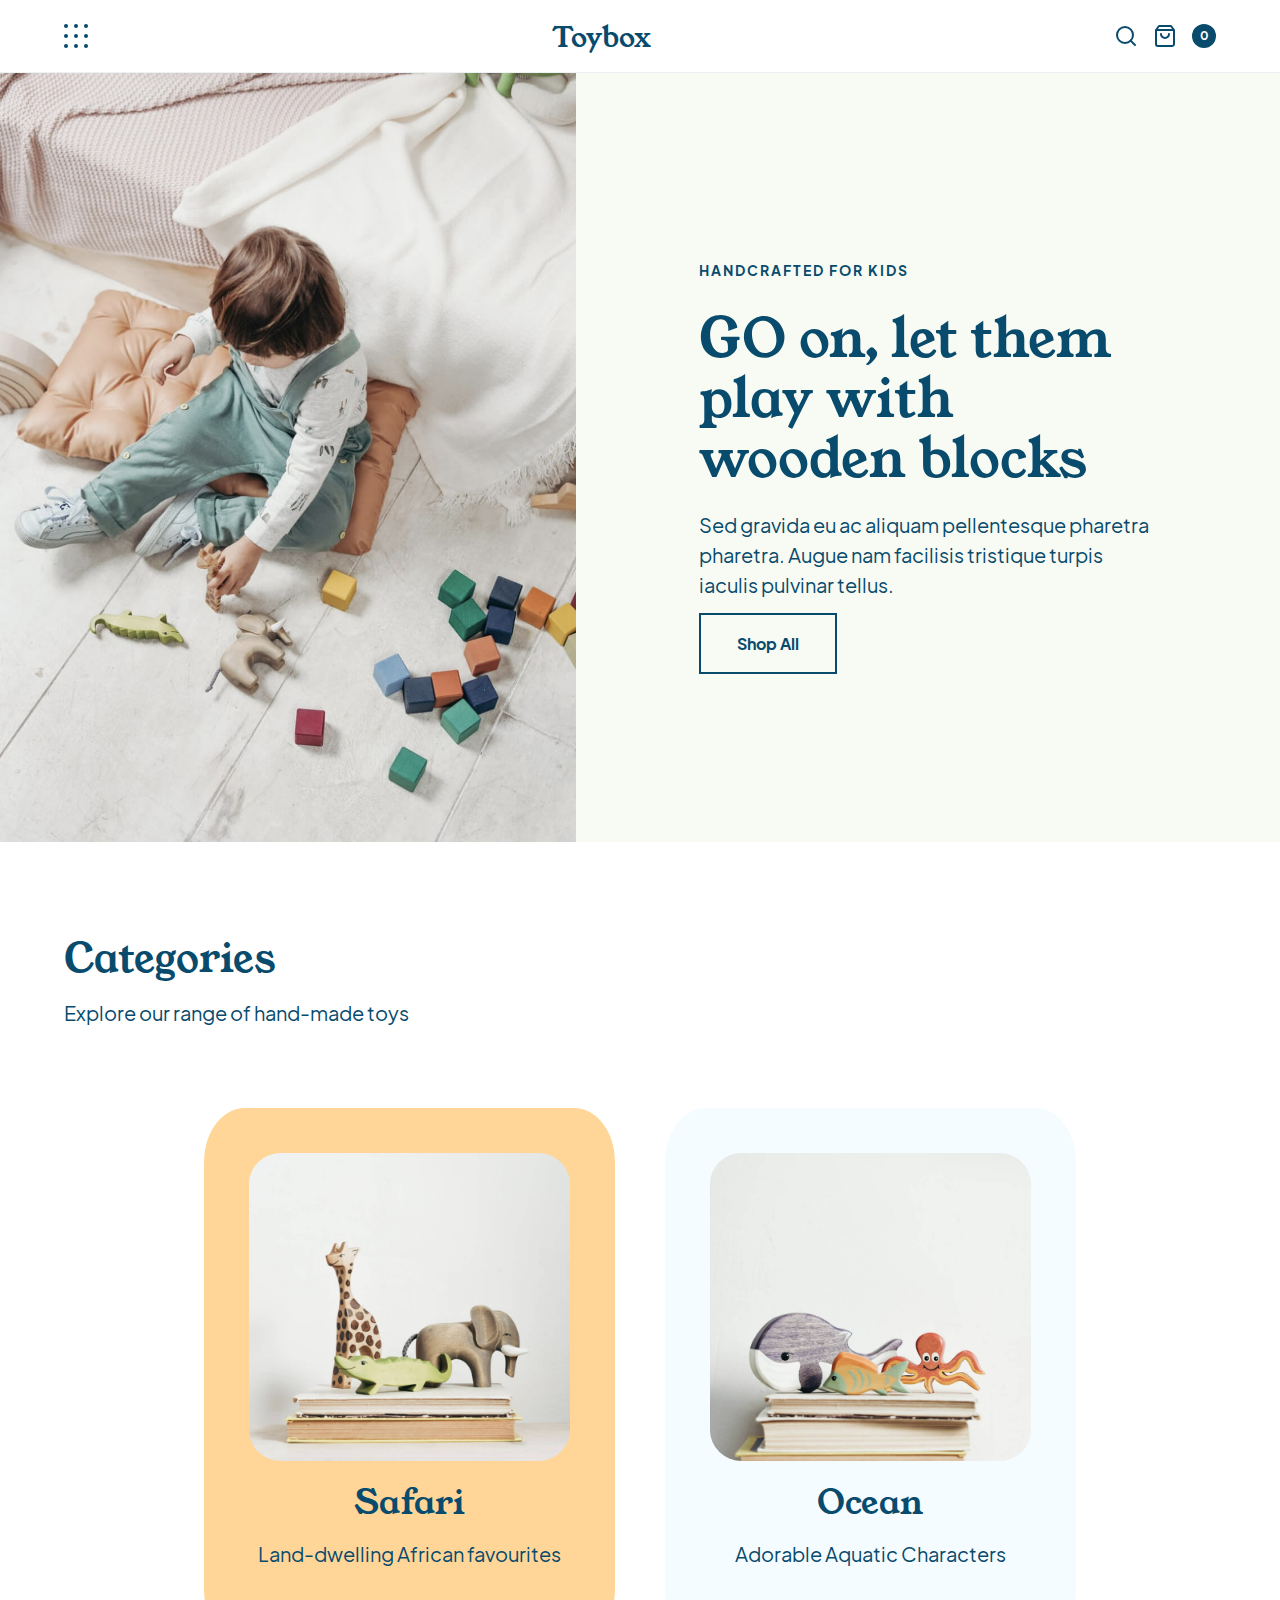
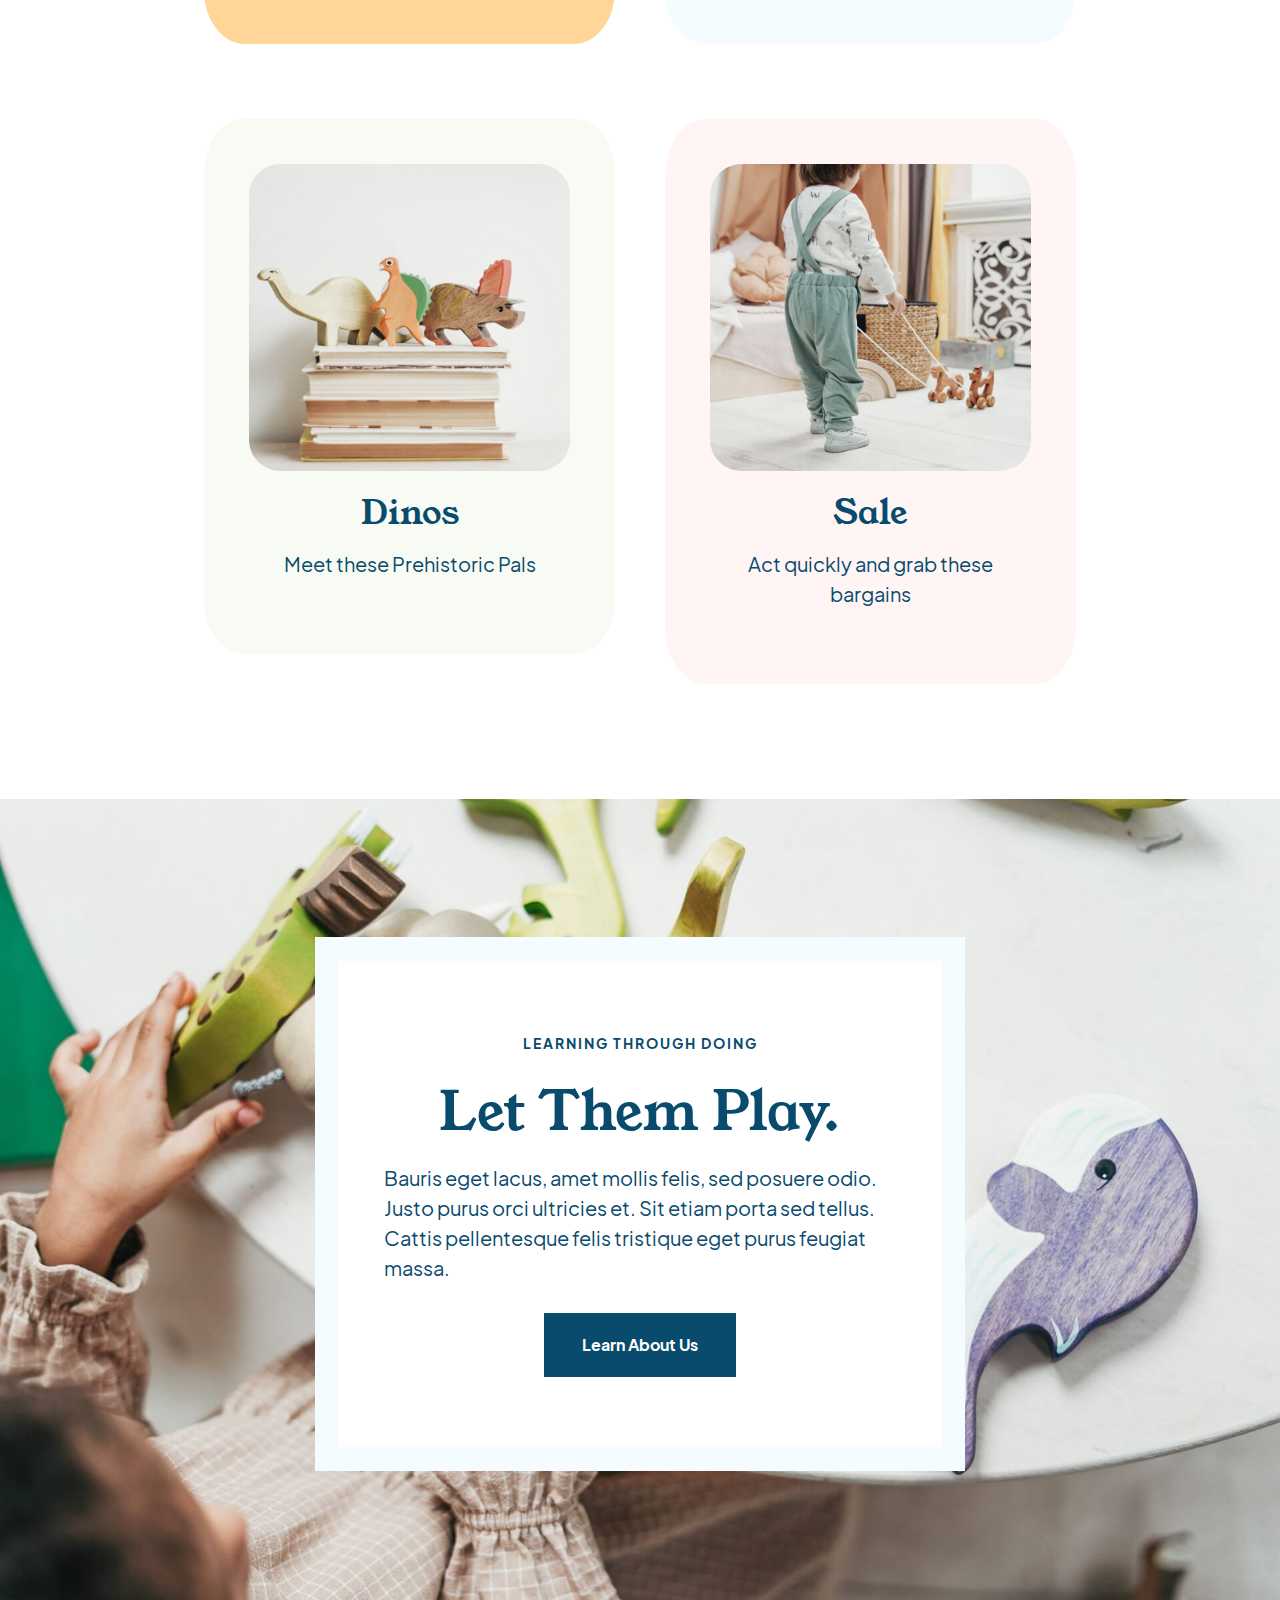
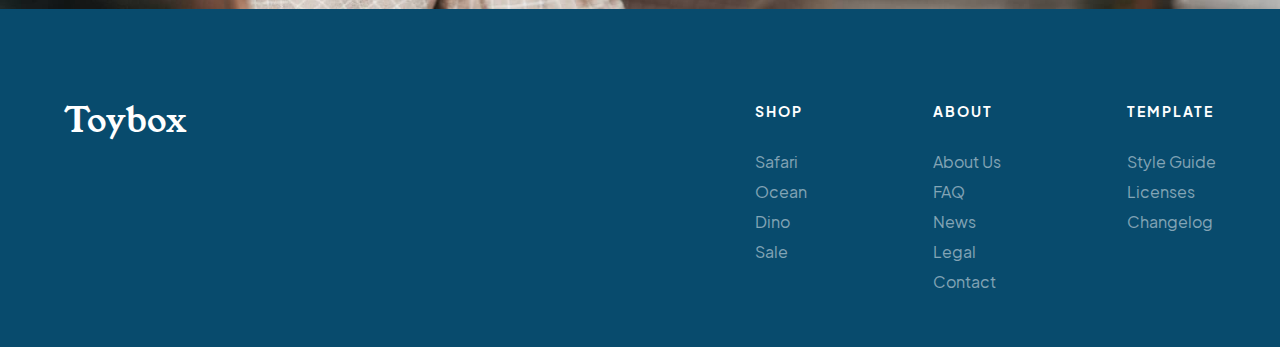
<file: index.html>
<!DOCTYPE html>
<html lang="en">
<head>
	<meta charset="UTF-8">
	<meta http-equiv="X-UA-Compatible" content="IE=edge">
	<meta name="viewport" content="width=device-width, initial-scale=1.0">
	<title>STARTER - Toybox Homepage</title>
	<link rel="stylesheet" href="./styles/styles.css">
</head>
<body>
<!-- Our SkipLink -->
	<a href="#mainContent" class="skipLink">Skip to main content.</a>

    <!-- Our Nav -->
	<nav class="navBar">
		<!-- A wrapper to contain our content -->
		<div class="wrapper">
			<!-- Nav menu button -->
			<button class="menuIcon">
				<img src="./assets/menu-button.svg" alt="Button to open our nav" class="menuIcon">
			</button>

			<!-- Home button/logo -->
			<a href="./index.html" class="logo">
				<h1>Toybox</h1>
			</a>

			<!-- Search/cart/counter area -->
			<div class="searchCart">
				<!-- Search -->
				<button class="menuIcon">
					<img src="./assets/search.svg" alt="Search icon" class="searchIcon">
				</button>

				<!-- Bag/cart -->
				<a href="#" class="bag">
					<img src="./assets/shop-bag.svg" alt="shopping bag icon" class="bagIcon">
				</a>

				<!-- Counter -->
				<div class="counter">
					<p class="smallCopy">0</p>
				</div><!-- .counter END -->
			</div><!-- .searchCart END -->
		</div><!-- .wrapper END -->

		<!-- We need to add the content for our slide out nav -->
		<div class="slideOutNav">
			<!-- our menu close button -->
			<div class="buttonContainer">
				<!-- we are making this div .buttonContainer so we can flex it and position our button to the right -->
				<button>
					<img src="./assets/menu-close.svg" alt="CLose Button for our slide out nav">
				</button>
			</div>
			<!-- our ul to hold our menu items -->
			<ul class="mainMenu">
				<li><a href="#">Shop</a></li>
				<li><a href="#">About</a></li>
				<li><a href="#">FAQ</a></li>
				<li><a href="#">NEWS</a></li>
				<li><a href="./contact.html">Contact</a></li>
			</ul>
		</div>

	</nav>

	<!-- Header -->
	<header>
		<div class="wrapper headerImgContainer">
			<img src="./assets/header-image.jpg" alt="A toddler playing with wooden blocks">
		</div>
		<div class="wrapper headerContent">
			<div class="contentContainer">
				<h5>Handcrafted for kids</h5>
				<h3>GO on, let them play with wooden blocks</h3>
				<p>Sed gravida eu ac aliquam pellentesque pharetra pharetra. Augue nam facilisis tristique turpis iaculis pulvinar tellus.</p>
				<a href="#" class="button">Shop All</a>
			</div>
		</div>
	</header>

	<!-- Our main content area -->
	<main id="mainContent">
		<!-- Categories section -->
		<section class="categories" id="categories">
			<div class="wrapper">
				<h2>Categories</h2>
				<p>Explore our range of hand-made toys</p>

				<!-- Our gallery -->
				<ul class="categoryGallery">
					<li class="items item1">
						<a href="#">
							<img src="./assets/safari-trio.jpg" alt="hand carved safari animal toys">
							<h4>Safari</h4>
							<p>Land-dwelling African favourites</p>
						</a>
					</li>
					<li class="items item2">
						<a href="">
							<img src="./assets/ocean-trio.jpg" alt="A collection of ocean-themed animal toys">
							<h4>Ocean</h4>
							<p>Adorable Aquatic Characters</p>
						</a>
					</li>
					<li class="items item3">
						<a href="">
							<img src="./assets/dino-trio.jpg" alt="Hand-carved dinosaur toys for kids">
							<h4>Dinos</h4>
							<p>Meet these Prehistoric Pals</p>
						</a>
					</li>
					<li class="items item4">
						<a href="">
							<img src="./assets/sale.jpg" alt="A toddler pulling two wooden animals on wheels">
							<h4>Sale</h4>
							<p>Act quickly and grab these bargains</p>
						</a>
					</li>
				</ul>
			</div>
		</section>

		<!-- Let them play section -->
		<section class="play" id="play">
			<div class="wrapper playContainer">
				<h5>Learning Through Doing</h5>
				<h3>Let Them Play.</h3>
				<p>Bauris eget lacus, amet mollis felis, sed posuere odio. Justo purus orci ultricies et. Sit etiam porta sed tellus. Cattis pellentesque felis tristique eget purus feugiat massa.</p>
				<a href="#" class="solid">Learn About Us</a>
			</div>
		</section>

	</main>

	<!-- footer section -->
	<footer class="footer" id="footer">
		<div class="wrapper">
			<div class="footerFlex">
				<!-- flex item 1 - logo -->
				<a href="./index.html" class="logo">
					<h4>Toybox</h4>
				</a>

				<!-- flex item 2 - footer menu -->
				<nav class="footerNav">
					<!-- list 1 - shop -->
					<ul class="footerShop">
						<li>
							<h5>SHOP</h5>
						</li>
						<li>
							<a href="#">Safari</a>
						</li>
						<li>
							<a href="#">Ocean</a>
						</li>
						<li>
							<a href="#">Dino</a>
						</li>
						<li>
							<a href="#">Sale</a>
						</li>
					</ul>
					<!-- list 2 - about -->
					<ul class="footerAbout">
						<li>
							<h5>ABOUT</h5>
						</li>
						<li>
							<a href="#">About Us</a>
						</li>
						<li>
							<a href="#">FAQ</a>
						</li>
						<li>
							<a href="#">News</a>
						</li>
						<li>
							<a href="#">Legal</a>
						</li>
						<li>
							<a href="./contact.html">Contact</a>
						</li>
					</ul>
					<!-- list 3 - template -->
					<ul class="footerTemplate">
						<li>
							<h5>TEMPLATE</h5>
						</li>
						<li>
							<a href="#">Style Guide</a>
						</li>
						<li>
							<a href="#">Licenses</a>
						</li>
						<li>
							<a href="#">Changelog</a>
						</li>
					</ul>
				</nav>

			</div>
		</div>
	</footer>


</body>
</html>
</file>
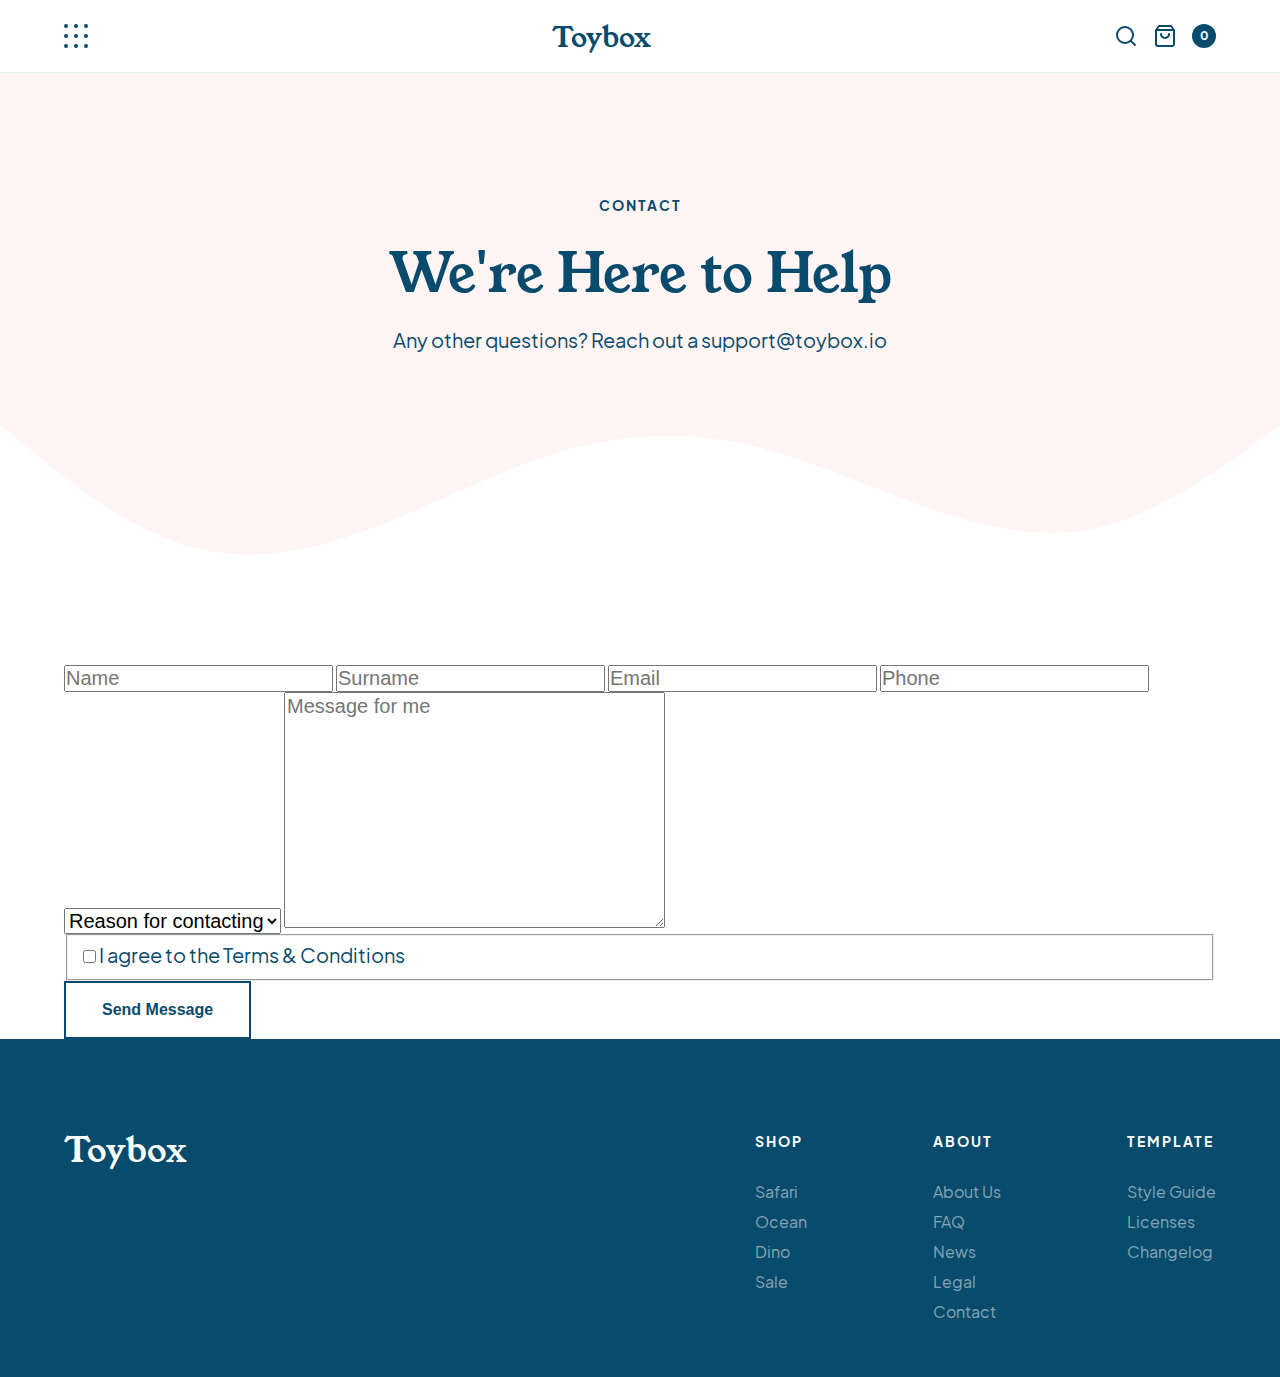
<file: contact.html>
<!DOCTYPE html>
<html lang="en">
<head>
    <meta charset="UTF-8">
    <meta http-equiv="X-UA-Compatible" content="IE=edge">
    <meta name="viewport" content="width=device-width, initial-scale=1.0">
    <title>Contact Page</title>
    <link rel="stylesheet" href="./styles/styles.css">
</head>
<body>
    <a href="#mainContent" class="skipLink">Skip to main content.</a>
    
    <!-- Our Nav -->
    <nav class="navBar">
        <!-- A wrapper to contain our content -->
        <div class="wrapper">
            <!-- Nav menu button -->
            <button class="menuIcon">
                <img src="./assets/menu-button.svg" alt="Button to open our nav" class="menuIcon">
            </button>
    
            <!-- Home button/logo -->
            <a href="./index.html" class="logo">
                <h1>Toybox</h1>
            </a>
    
            <!-- Search/cart/counter area -->
            <div class="searchCart">
                <!-- Search -->
                <button class="menuIcon">
                    <img src="./assets/search.svg" alt="Search icon" class="searchIcon">
                </button>
    
                <!-- Bag/cart -->
                <a href="#" class="bag">
                    <img src="./assets/shop-bag.svg" alt="shopping bag icon" class="bagIcon">
                </a>
    
                <!-- Counter -->
                <div class="counter">
                    <p class="smallCopy">0</p>
                </div><!-- .counter END -->
            </div><!-- .searchCart END -->
        </div><!-- .wrapper END -->
    
        <!-- We need to add the content for our slide out nav -->
        <div class="slideOutNav">
            <!-- our menu close button -->
            <div class="buttonContainer">
                <!-- we are making this div .buttonContainer so we can flex it and position our button to the right -->
                <button>
                    <img src="./assets/menu-close.svg" alt="CLose Button for our slide out nav">
                </button>
            </div>
            <!-- our ul to hold our menu items -->
            <ul class="mainMenu">
                <li><a href="#">Shop</a></li>
                <li><a href="#">About</a></li>
                <li><a href="#">FAQ</a></li>
                <li><a href="#">NEWS</a></li>
                <li><a href="./contact.html">Contact</a></li>
            </ul>
        </div>
    
    </nav>

    <header class="contactHeader">
        <div class="wrapper">
            <h5>Contact</h5>
            <h3>We're Here to Help</h3>
            <p>Any other questions? Reach out a <a href="mailto:support@toybox.io">support@toybox.io</a></p>
        </div>
    </header>

    <main class="contact" id="mainContent">
        <div class="wrapper">
            <form action="" class="contactForm" name="contactForm">
                <label for="name" class="sr-only">Name</label>
                <input type="text" id="name" placeholder="Name">

                <label for="surname" class="sr-only">Surname</label>
                <input type="text" id="surname" placeholder="Surname">
                
                <label for="email" class="sr-only">Email</label>
                <input type="email" id="email" placeholder="Email">
                
                <label for="phone" class="sr-only">Phone</label>
                <input type="tel" id="phone" placeholder="Phone">

                <select name="reason" id="reason">
                    <option value="initial" disabled selected>Reason for contacting</option>
                    <option value="refund">Refund request</option>
                    <option value="status">Status update</option>
                    <option value="praise">Praise</option>
                    <option value="complaint">General concerns</option>
                </select>

                <label for="message" class="sr-only">Message for me</label>
                <textarea name="message" id="message" cols="30" rows="10" placeholder="Message for me"></textarea>

                <fieldset>
                    <input type="checkbox" id="terms">
                    <label for="terms">I agree to the Terms & Conditions</label>
                </fieldset>

                <button type="submit">Send Message</button>
            </form>
        </div>
    </main>

        <!-- footer section -->
    <footer class="footer" id="footer">
        <div class="wrapper">
            <div class="footerFlex">
                <!-- flex item 1 - logo -->
                <a href="./index.html" class="logo">
                    <h4>Toybox</h4>
                </a>
    
                <!-- flex item 2 - footer menu -->
                <nav class="footerNav">
                    <!-- list 1 - shop -->
                    <ul class="footerShop">
                        <li>
                            <h5>SHOP</h5>
                        </li>
                        <li>
                            <a href="#">Safari</a>
                        </li>
                        <li>
                            <a href="#">Ocean</a>
                        </li>
                        <li>
                            <a href="#">Dino</a>
                        </li>
                        <li>
                            <a href="#">Sale</a>
                        </li>
                    </ul>
                    <!-- list 2 - about -->
                    <ul class="footerAbout">
                        <li>
                            <h5>ABOUT</h5>
                        </li>
                        <li>
                            <a href="#">About Us</a>
                        </li>
                        <li>
                            <a href="#">FAQ</a>
                        </li>
                        <li>
                            <a href="#">News</a>
                        </li>
                        <li>
                            <a href="#">Legal</a>
                        </li>
                        <li>
                            <a href="./contact.html">Contact</a>
                        </li>
                    </ul>
                    <!-- list 3 - template -->
                    <ul class="footerTemplate">
                        <li>
                            <h5>TEMPLATE</h5>
                        </li>
                        <li>
                            <a href="#">Style Guide</a>
                        </li>
                        <li>
                            <a href="#">Licenses</a>
                        </li>
                        <li>
                            <a href="#">Changelog</a>
                        </li>
                    </ul>
                </nav>
    
            </div>
        </div>
    </footer>
</body>
</html>
</file>
<file: styles/styles.css>
html {
  line-height: 1.15;
  -ms-text-size-adjust: 100%;
  -webkit-text-size-adjust: 100%;
}

body {
  margin: 0;
}

article, aside, footer, header, nav, section {
  display: block;
}

h1 {
  font-size: 2em;
  margin: 0.67em 0;
}

figcaption, figure, main {
  display: block;
}

figure {
  margin: 1em 40px;
}

hr {
  -webkit-box-sizing: content-box;
          box-sizing: content-box;
  height: 0;
  overflow: visible;
}

pre {
  font-family: monospace, monospace;
  font-size: 1em;
}

a {
  background-color: transparent;
  -webkit-text-decoration-skip: objects;
}

abbr[title] {
  border-bottom: none;
  text-decoration: underline;
  -webkit-text-decoration: underline dotted;
          text-decoration: underline dotted;
}

b, strong {
  font-weight: inherit;
}

b, strong {
  font-weight: bolder;
}

code, kbd, samp {
  font-family: monospace, monospace;
  font-size: 1em;
}

dfn {
  font-style: italic;
}

mark {
  background-color: #ff0;
  color: #000;
}

small {
  font-size: 80%;
}

sub, sup {
  font-size: 75%;
  line-height: 0;
  position: relative;
  vertical-align: baseline;
}

sub {
  bottom: -0.25em;
}

sup {
  top: -0.5em;
}

audio, video {
  display: inline-block;
}

audio:not([controls]) {
  display: none;
  height: 0;
}

img {
  border-style: none;
}

svg:not(:root) {
  overflow: hidden;
}

button, input, optgroup, select, textarea {
  font-family: sans-serif;
  font-size: 100%;
  line-height: 1.15;
  margin: 0;
}

button, input {
  overflow: visible;
}

button, select {
  text-transform: none;
}

button, html [type=button], [type=reset], [type=submit] {
  -webkit-appearance: button;
}

button::-moz-focus-inner, [type=button]::-moz-focus-inner, [type=reset]::-moz-focus-inner, [type=submit]::-moz-focus-inner {
  border-style: none;
  padding: 0;
}

button:-moz-focusring, [type=button]:-moz-focusring, [type=reset]:-moz-focusring, [type=submit]:-moz-focusring {
  outline: 1px dotted ButtonText;
}

fieldset {
  padding: 0.35em 0.75em 0.625em;
}

legend {
  -webkit-box-sizing: border-box;
          box-sizing: border-box;
  color: inherit;
  display: table;
  max-width: 100%;
  padding: 0;
  white-space: normal;
}

progress {
  display: inline-block;
  vertical-align: baseline;
}

textarea {
  overflow: auto;
}

[type=checkbox], [type=radio] {
  -webkit-box-sizing: border-box;
          box-sizing: border-box;
  padding: 0;
}

[type=number]::-webkit-inner-spin-button, [type=number]::-webkit-outer-spin-button {
  height: auto;
}

[type=search] {
  -webkit-appearance: textfield;
  outline-offset: -2px;
}

[type=search]::-webkit-search-cancel-button, [type=search]::-webkit-search-decoration {
  -webkit-appearance: none;
}

::-webkit-file-upload-button {
  -webkit-appearance: button;
  font: inherit;
}

details, menu {
  display: block;
}

summary {
  display: list-item;
}

canvas {
  display: inline-block;
}

template {
  display: none;
}

[hidden] {
  display: none;
}

html {
  -webkit-box-sizing: border-box;
          box-sizing: border-box;
}

*, *:before, *:after {
  -webkit-box-sizing: inherit;
          box-sizing: inherit;
}

.sr-only {
  position: absolute;
  width: 1px;
  height: 1px;
  margin: -1px;
  border: 0;
  padding: 0;
  white-space: nowrap;
  -webkit-clip-path: inset(100%);
          clip-path: inset(100%);
  clip: rect(0 0 0 0);
  overflow: hidden;
}

img {
  max-width: 100%;
  display: block;
}

/* site fonts */
/* site colours */
/* site fonts */
/* site colours */
@font-face {
  font-family: "Jakarta Sans";
  src: url("../fonts/PlusJakarta_Sans-2.5/webfonts/PlusJakartaSans-Regular.woff"), url("../fonts/PlusJakarta_Sans-2.5/static/PlusJakartaSans-Regular.ttf"), url("../fonts/PlusJakarta_Sans-2.5/webfonts/PlusJakartaSans-Regular.woff2");
  font-weight: normal;
}
@font-face {
  font-family: "Jakarta Sans";
  src: url("../fonts/PlusJakarta_Sans-2.5/webfonts/PlusJakartaSans-Bold.woff"), url("../fonts/PlusJakarta_Sans-2.5/webfonts/PlusJakartaSans-Bold.woff2"), url("../fonts/PlusJakarta_Sans-2.5/static/PlusJakartaSans-Bold.ttf");
  font-weight: bold;
}
@font-face {
  font-family: "Young Serif";
  src: url("../fonts/youngserif/YoungSerif-Regular.otf");
}
html {
  font-size: 125%;
}

body {
  font-family: "Jakarta Sans";
  color: #084b6d;
  font-size: 1rem;
}

h1,
h2,
h3,
h4,
blockquote {
  font-family: "Young Serif";
  margin: 0;
}

h1 {
  font-size: 1.4rem;
}

h2 {
  font-size: 2rem;
  line-height: 2.4rem;
  margin-bottom: 18px;
}

h3 {
  font-size: 2.7rem;
  line-height: 3rem;
  margin-bottom: 24px;
}

h4 {
  font-size: 1.7rem;
  line-height: 2rem;
  margin-bottom: 18px;
}

h5 {
  font-size: 0.7rem;
  font-weight: bold;
  line-height: 1.2rem;
  letter-spacing: 0.1rem;
  text-transform: uppercase;
  margin: 0 0 24px 0;
}

p {
  line-height: 1.5rem;
  margin: 0 0 30px 0;
}
p.smallCopy {
  font-size: 0.6rem;
  line-height: 1.2rem;
  font-weight: bold;
  margin: 0;
}

ul, li, a, input {
  padding: 0;
  margin: 0;
}

ul {
  list-style: none;
}

a {
  text-decoration: none;
  color: inherit;
  cursor: pointer;
  -webkit-transition: 0.3s;
  transition: 0.3s;
}

/* site fonts */
/* site colours */
.wrapper {
  width: 90%;
  max-width: 1260px;
  margin: 0 auto;
}

button {
  color: #084b6d;
  background-color: transparent;
  padding: 18px 36px;
  border: 2px solid #084b6d;
  font-size: 0.8rem;
  font-weight: bold;
  line-height: 1.2 rem;
  text-align: center;
  cursor: pointer;
  -webkit-transition: 0.3s;
  transition: 0.3s;
}
button:hover {
  background-color: #084b6d;
  color: #fff;
}
button:focus {
  background-color: #084b6d;
  color: #fff;
}
button.secondary {
  background-color: transparent;
  border-color: #fff;
  color: #fff;
  padding: 8px 12px;
}
button.secondary:hover {
  background-color: #fff;
  color: #084b6d;
}
button.secondary:focus {
  background-color: #fff;
  color: #084b6d;
}
button.solid {
  color: #fff;
  background-color: #084b6d;
}
button.solid:hover {
  color: #084b6d;
  background-color: #fff;
}
button.solid:focus {
  color: #084b6d;
  background-color: #fff;
}
button.menuIcon {
  border: none;
  padding: 0;
  display: inherit;
}
button.menuIcon:hover {
  background-color: transparent;
}
button.menuIcon:focus {
  background-color: transparent;
}

a.button {
  color: #084b6d;
  background-color: transparent;
  padding: 18px 36px;
  border: 2px solid #084b6d;
  font-size: 0.8rem;
  font-weight: bold;
  line-height: 1.2rem;
  text-align: center;
  -webkit-transform: 0.3s;
          transform: 0.3s;
}
a.button:hover {
  background-color: #084b6d;
  color: #fff;
}
a.button:focus {
  background-color: #084b6d;
  color: #fff;
}
a.solid {
  color: #fff;
  background-color: #084b6d;
  padding: 18px 36px;
  border: 2px solid #084b6d;
  font-size: 0.8rem;
  font-weight: bold;
  line-height: 1.2rem;
  text-align: center;
}
a.solid:hover {
  color: #084b6d;
  background-color: #fff;
}
a.solid:focus {
  color: #084b6d;
  background-color: #fff;
}

.skipLink {
  font-size: 1rem;
  padding: 10px;
  background-color: #fff;
  color: #084b6d;
  position: absolute;
  top: 0;
  z-index: 999;
  text-align: center;
  width: 100%;
  left: -100%;
}
.skipLink:focus {
  left: 0;
}

.navBar {
  position: sticky;
  top: 0;
  z-index: 10;
  border-bottom: 1px solid rgba(8, 75, 109, 0.08);
  background-color: #fff;
}
.navBar .wrapper {
  display: -webkit-box;
  display: -ms-flexbox;
  display: flex;
  -webkit-box-pack: justify;
      -ms-flex-pack: justify;
          justify-content: space-between;
  -webkit-box-align: center;
      -ms-flex-align: center;
          align-items: center;
  padding: 20px 0;
}

.searchCart {
  display: -webkit-box;
  display: -ms-flexbox;
  display: flex;
  gap: 15px;
}

.counter p {
  background-color: #084b6d;
  color: white;
  width: 24px;
  height: 24px;
  border-radius: 50%;
  text-align: center;
}

.slideOutNav {
  height: 100vh;
  z-index: 20;
  background-color: #084b6d;
  color: #fff;
  width: 100%;
  max-width: 500px;
  position: fixed;
  top: 0;
  left: -500px;
  padding: 35px 50px;
}
.slideOutNav .buttonContainer {
  display: -webkit-box;
  display: -ms-flexbox;
  display: flex;
  -webkit-box-pack: end;
      -ms-flex-pack: end;
          justify-content: flex-end;
}
.slideOutNav .buttonContainer button {
  padding: 10px 0 10px 20px;
}

.footer {
  background-color: #084b6d;
  color: #fff;
  padding: 90px 0 50px;
}
.footer .footerFlex {
  display: -webkit-box;
  display: -ms-flexbox;
  display: flex;
  -webkit-box-pack: justify;
      -ms-flex-pack: justify;
          justify-content: space-between;
}
.footer .footerNav {
  display: -webkit-box;
  display: -ms-flexbox;
  display: flex;
  width: 40%;
  -webkit-box-pack: justify;
      -ms-flex-pack: justify;
          justify-content: space-between;
}
.footer .footerNav a {
  font-size: 0.8rem;
  line-height: 1.5rem;
  color: rgba(255, 255, 255, 0.5);
}
.footer .footerNav a:hover, .footer .footerNav a:focus {
  color: white;
}

header {
  background-color: #f8fbf3;
  margin-bottom: 90px;
  display: -webkit-box;
  display: -ms-flexbox;
  display: flex;
  -webkit-box-align: center;
      -ms-flex-align: center;
          align-items: center;
  -ms-flex-wrap: wrap;
      flex-wrap: wrap;
}
header .headerImgContainer {
  width: 45%;
}
header .headerContent {
  width: 55%;
  color: #084b6d;
}
header .headerContent .contentContainer {
  width: 65%;
  margin: 0 auto;
}

.contactHeader {
  background-color: #fff5f5;
  padding-top: 120px;
  text-align: center;
}
.contactHeader .wrapper {
  padding-bottom: 40px;
}

.contactHeader::after {
  content: "";
  width: 100%;
  height: 150px;
  background-image: url(../assets/wave.svg);
  background-repeat: no-repeat;
  background-size: 100% 150px;
}

.categories {
  margin-bottom: 90px;
}

.categoryGallery {
  display: -webkit-box;
  display: -ms-flexbox;
  display: flex;
  -webkit-box-pack: center;
      -ms-flex-pack: center;
          justify-content: center;
  -ms-flex-wrap: wrap;
      flex-wrap: wrap;
  text-align: center;
  width: 100%;
}
.categoryGallery .items {
  width: 40%;
}
.categoryGallery .items a {
  border-radius: 10%;
  padding: 45px;
  margin: 50px 25px 25px;
  display: -webkit-box;
  display: -ms-flexbox;
  display: flex;
  -webkit-box-orient: vertical;
  -webkit-box-direction: normal;
      -ms-flex-direction: column;
          flex-direction: column;
  -webkit-box-align: center;
      -ms-flex-align: center;
          align-items: center;
  -webkit-transition: 0.2s ease;
  transition: 0.2s ease;
}
.categoryGallery .items a img {
  border-radius: 10%;
  width: 100%;
  margin-bottom: 20px;
}
.categoryGallery .items a:hover {
  -webkit-transform: scale(0.95);
          transform: scale(0.95);
}
.categoryGallery .items a:focus {
  -webkit-transform: scale(0.95);
          transform: scale(0.95);
}
.categoryGallery .item1 a {
  background-color: #ffd698;
}
.categoryGallery .item2 a {
  background-color: #f4fcff;
}
.categoryGallery .item3 a {
  background-color: #f8fbf3;
}
.categoryGallery .item4 a {
  background-color: #fff5f5;
}

.play {
  background-image: url("../assets/background-image.jpg");
  background-position: center;
  background-size: cover;
  min-height: 90vh;
  display: -webkit-box;
  display: -ms-flexbox;
  display: flex;
  -webkit-box-align: center;
      -ms-flex-align: center;
          align-items: center;
}
.play .playContainer {
  background-color: #fff;
  border: 24px solid #f4fcff;
  max-width: 650px;
  padding: 70px 45px;
  display: -webkit-box;
  display: -ms-flexbox;
  display: flex;
  -webkit-box-orient: vertical;
  -webkit-box-direction: normal;
      -ms-flex-direction: column;
          flex-direction: column;
  -webkit-box-align: center;
      -ms-flex-align: center;
          align-items: center;
}

@media (max-width: 1000px) {
  header .headerImgContainer img {
    height: 100vh;
    -o-object-fit: cover;
       object-fit: cover;
  }
  .categoryGallery .items a {
    padding: 25px;
  }
  footer .footerFlex {
    -webkit-box-orient: vertical;
    -webkit-box-direction: normal;
        -ms-flex-direction: column;
            flex-direction: column;
    -webkit-box-align: center;
        -ms-flex-align: center;
            align-items: center;
  }
  footer .footerFlex .logo {
    margin-bottom: 30px;
  }
  footer .footerFlex .footerNav {
    width: 80%;
  }
}
@media (max-width: 800px) {
  header {
    -webkit-box-orient: vertical;
    -webkit-box-direction: normal;
        -ms-flex-direction: column;
            flex-direction: column;
  }
  header .headerImgContainer {
    width: 100%;
  }
  header .headerImgContainer img {
    max-height: 350px;
    width: 100%;
  }
  header .headerContent {
    width: 100%;
    padding: 40px 0;
  }
}
@media (max-width: 500px) {
  .navBar .wrapper {
    -webkit-box-orient: vertical;
    -webkit-box-direction: normal;
        -ms-flex-direction: column;
            flex-direction: column;
    -webkit-box-align: center;
        -ms-flex-align: center;
            align-items: center;
  }
  .navBar .logo {
    margin: 20px 0;
  }
  h3 {
    font-size: 2.2rem;
  }
  .categoryGallery .items {
    width: 100%;
  }
  .categoryGallery .items a {
    padding: 30px;
  }
  footer .footerNav {
    -webkit-box-orient: vertical;
    -webkit-box-direction: normal;
        -ms-flex-direction: column;
            flex-direction: column;
    -webkit-box-align: center;
        -ms-flex-align: center;
            align-items: center;
    text-align: center;
  }
  footer .footerNav ul {
    margin-bottom: 24px;
  }
}
</file>
